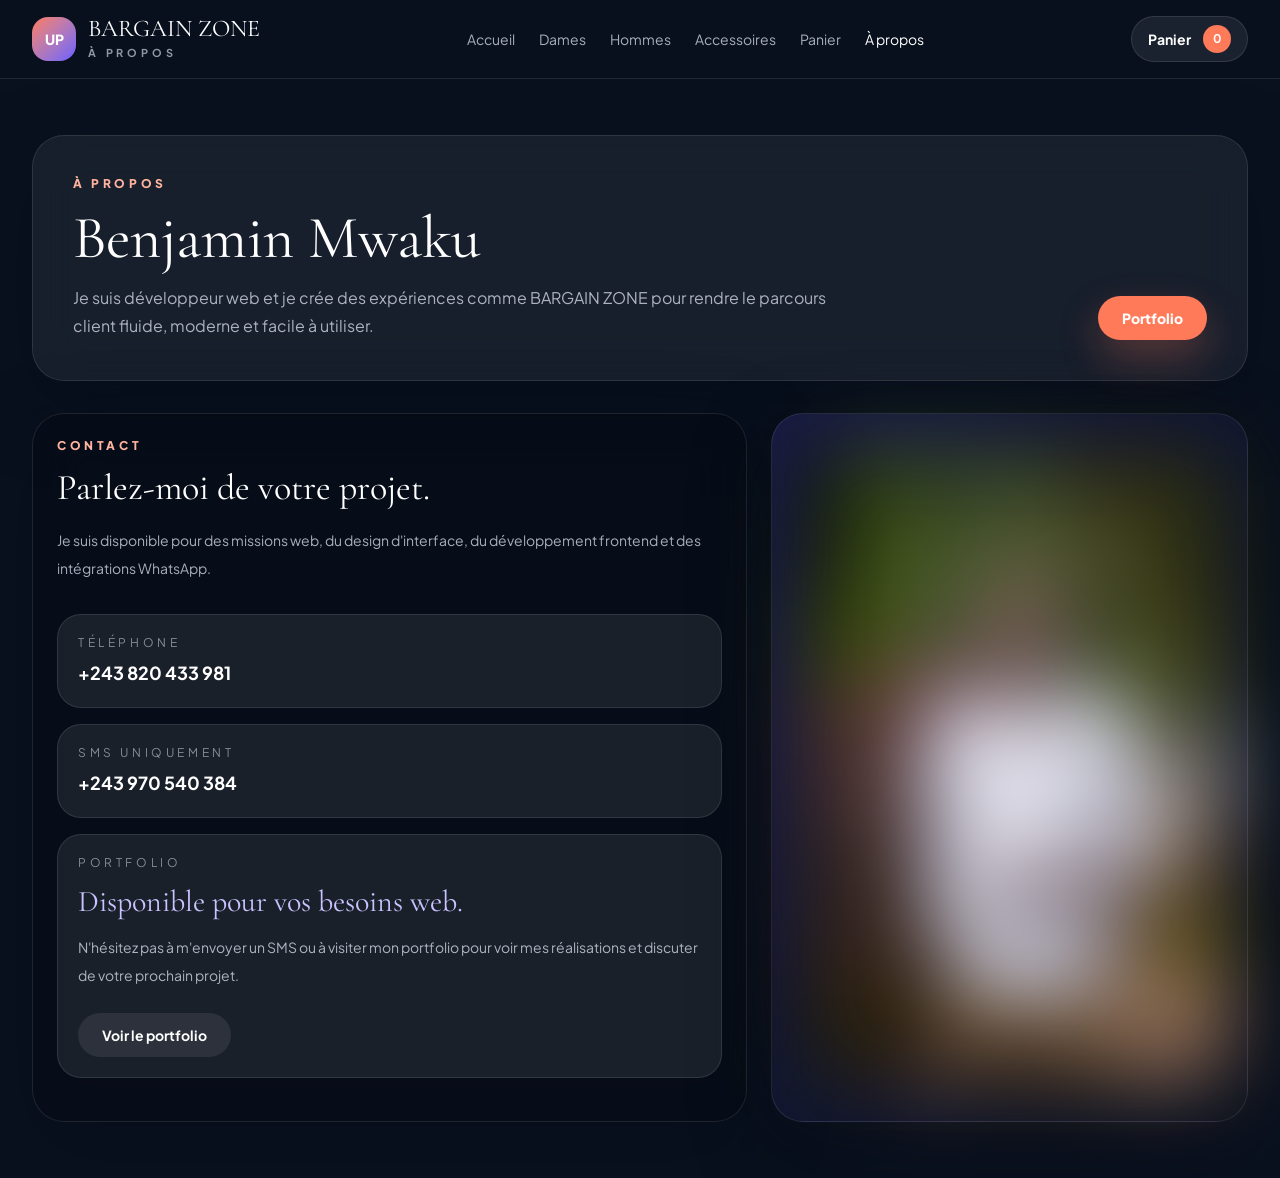
<file: About.html>
<!DOCTYPE html>
<html lang="fr">
<head>
  <meta charset="UTF-8">
  <meta name="viewport" content="width=device-width, initial-scale=1.0">
  <title>BZ | À propos</title>
  <meta name="description" content="BARGAIN ZONE, boutique mode pour dames et hommes avec envoi de commande sur WhatsApp.">
  <link rel="preconnect" href="https://fonts.googleapis.com">
  <link rel="preconnect" href="https://fonts.gstatic.com" crossorigin>
  <link href="https://fonts.googleapis.com/css2?family=Plus+Jakarta+Sans:wght@400;500;700;800&family=Cormorant+Garamond:wght@600;700&display=swap" rel="stylesheet">
  <link rel="stylesheet" href="src/output.css">
</head>
<body class="min-h-screen bg-ink text-paper antialiased">
  <header class="sticky top-0 z-40 border-b border-white/10 bg-ink/80 backdrop-blur-xl">
    <div class="mx-auto flex w-[min(100%-1.5rem,76rem)] items-center justify-between gap-4 py-4">
      <a href="index.html" class="flex items-center gap-3">
        <span class="grid h-11 w-11 place-items-center rounded-2xl bg-gradient-to-br from-coral to-violet text-sm font-extrabold text-white">UP</span>
        <span>
          <span class="block font-display text-2xl leading-none text-white">BARGAIN ZONE</span>
          <span class="mt-1 block text-[0.68rem] font-bold uppercase tracking-[0.35em] text-paper/60">À propos</span>
        </span>
      </a>

      <nav class="hidden items-center gap-6 text-sm text-paper/70 md:flex">
        <a class="transition hover:text-white" href="index.html">Accueil</a>
        <a class="transition hover:text-white" href="dames.html">Dames</a>
        <a class="transition hover:text-white" href="hommes.html">Hommes</a>
        <a class="transition hover:text-white" href="accessoires.html">Accessoires</a>
        <a class="transition hover:text-white" href="panier.html">Panier</a>
        <a class="text-white" href="About.html">À propos</a>
      </nav>
      <button
        type="button"
        data-mobile-menu-button
        aria-controls="mobile-menu"
        aria-expanded="false"
        aria-label="Ouvrir le menu"
        class="inline-flex h-11 w-11 items-center justify-center rounded-2xl border border-white/10 bg-slate-950 text-white transition hover:bg-slate-800 md:hidden"
      >
        <svg aria-hidden="true" width="20" height="20" viewBox="0 0 20 20" fill="none" xmlns="http://www.w3.org/2000/svg">
          <path d="M3 5H17" stroke="currentColor" stroke-width="2" stroke-linecap="round"/>
          <path d="M3 10H17" stroke="currentColor" stroke-width="2" stroke-linecap="round"/>
          <path d="M3 15H17" stroke="currentColor" stroke-width="2" stroke-linecap="round"/>
        </svg>
      </button>
      <a href="panier.html" class="hidden md:inline-flex items-center gap-3 rounded-full border border-white/10 bg-white/8 px-4 py-2 text-sm font-bold text-white">
        <span>Panier</span>
        <span data-cart-count class="grid min-h-7 min-w-7 place-items-center rounded-full bg-coral px-2 text-xs text-white">0</span>
      </a>
    </div>
    <nav id="mobile-menu" class="absolute inset-x-0 top-full z-30 hidden border-t border-white/10 bg-slate-950 px-4 py-4 backdrop-blur-xl md:hidden">
      <div class="flex flex-col gap-3">
        <a class="rounded-2xl border border-white/10 bg-slate-900/80 px-4 py-3 text-sm font-bold text-white transition hover:bg-slate-800/80" href="index.html">Accueil</a>
        <a class="rounded-2xl border border-white/10 bg-slate-900/80 px-4 py-3 text-sm font-bold text-white transition hover:bg-slate-800/80" href="dames.html">Dames</a>
        <a class="rounded-2xl border border-white/10 bg-slate-900/80 px-4 py-3 text-sm font-bold text-white transition hover:bg-slate-800/80" href="hommes.html">Hommes</a>
        <a class="rounded-2xl border border-white/10 bg-slate-900/80 px-4 py-3 text-sm font-bold text-white transition hover:bg-slate-800/80" href="accessoires.html">Accessoires</a>
        <a class="flex items-center justify-between rounded-2xl border border-white/10 bg-slate-900/80 px-4 py-3 text-sm font-bold text-white transition hover:bg-slate-800/80" href="panier.html">
          <span>Panier</span>
          <span data-cart-count class="grid min-h-7 min-w-7 place-items-center rounded-full bg-coral px-2 text-xs text-white">0</span>
        </a>
        <a class="rounded-2xl border border-white/10 bg-slate-900/80 px-4 py-3 text-sm font-bold text-white transition hover:bg-slate-800/80" href="About.html">À propos</a>
      </div>
    </nav>
  </header>

  <main class="mx-auto w-[min(100%-1.5rem,76rem)] py-8 md:py-14">
    <section class="rounded-[2rem] border border-white/10 bg-white/6 p-6 shadow-panel backdrop-blur-xl md:p-10">
      <p class="text-xs font-extrabold uppercase tracking-[0.3em] text-coral-soft">à propos</p>
      <div class="mt-4 flex flex-col gap-5 md:flex-row md:items-end md:justify-between">
        <div>
          <h1 class="font-display text-5xl leading-none text-white md:text-6xl">Benjamin Mwaku</h1>
          <p class="mt-4 max-w-3xl text-sm leading-7 text-paper/70 md:text-base">Je suis développeur web et je crée des expériences comme BARGAIN ZONE pour rendre le parcours client fluide, moderne et facile à utiliser.</p>
        </div>
        <a href="https://ben20060714.github.io/Benjamin-Mwaku/" target="_blank" rel="noopener noreferrer" class="inline-flex rounded-full bg-coral px-6 py-3 text-sm font-extrabold text-white shadow-[0_18px_40px_rgba(255,122,89,0.28)] transition hover:-translate-y-0.5 hover:bg-coral-strong">Portfolio</a>
      </div>
    </section>

    <section class="mt-8 grid gap-6 lg:grid-cols-[1.2fr_0.8fr]">
      <article class="rounded-[2rem] border border-white/10 bg-black/20 p-6 shadow-panel backdrop-blur-xl">
        <p class="text-xs font-extrabold uppercase tracking-[0.3em] text-coral-soft">contact</p>
        <h2 class="mt-4 font-display text-4xl leading-none text-white">Parlez-moi de votre projet.</h2>
        <p class="mt-5 text-sm leading-7 text-paper/70">Je suis disponible pour des missions web, du design d'interface, du développement frontend et des intégrations WhatsApp.</p>
        <div class="mt-8 space-y-4 text-sm text-paper/70">
          <div class="rounded-3xl border border-white/10 bg-white/8 p-5">
            <p class="text-xs uppercase tracking-[0.3em] text-paper/50">Téléphone</p>
            <p class="mt-2 text-lg font-bold text-white">+243 820 433 981</p>
          </div>
          <div class="rounded-3xl border border-white/10 bg-white/8 p-5">
            <p class="text-xs uppercase tracking-[0.3em] text-paper/50">SMS uniquement</p>
            <p class="mt-2 text-lg font-bold text-white">+243 970 540 384</p>
          </div>
          <div class="rounded-3xl border border-white/10 bg-white/8 p-5">
            <p class="text-xs uppercase tracking-[0.3em] text-paper/50">Portfolio</p>
            <!-- <a href="https://ben20060714.github.io/Benjamin-Mwaku/" target="_blank" rel="noopener noreferrer" class="mt-2 inline-block text-lg font-bold text-coral transition hover:text-white">ben20060714.github.io/Benjamin-Mwaku/</a> -->
            <!-- <p class="text-xs font-extrabold uppercase tracking-[0.3em] text-violet-soft">message rapide</p> -->
            <h3 class="mt-4 font-display text-3xl leading-none text-violet-soft">Disponible pour vos besoins web.</h3>
            <p class="mt-4 text-sm leading-7 text-paper/70">N'hésitez pas à m'envoyer un SMS ou à visiter mon portfolio pour voir mes réalisations et discuter de votre prochain projet.</p>
            <a href="https://ben20060714.github.io/Benjamin-Mwaku/" target="_blank" rel="noopener noreferrer" class="mt-6 inline-flex rounded-full bg-white/8 px-6 py-3 text-sm font-bold text-white transition hover:-translate-y-0.5 hover:bg-coral-soft">Voir le portfolio</a>
        </div>
      </article>

      <aside class="rounded-[2rem] border border-white/10 bg-gradient-to-br from-violet/18 to-transparent p-6 shadow-panel backdrop-blur-xl">        
        <img src="img/me/me.JPG" alt="Mon profil" class="w-auto filter blur-2xl m-2.5 rounded-4xl">
      </aside>
    </section>
  </main>

  <script src="src/app.js"></script>
</body>
</html>
</file>
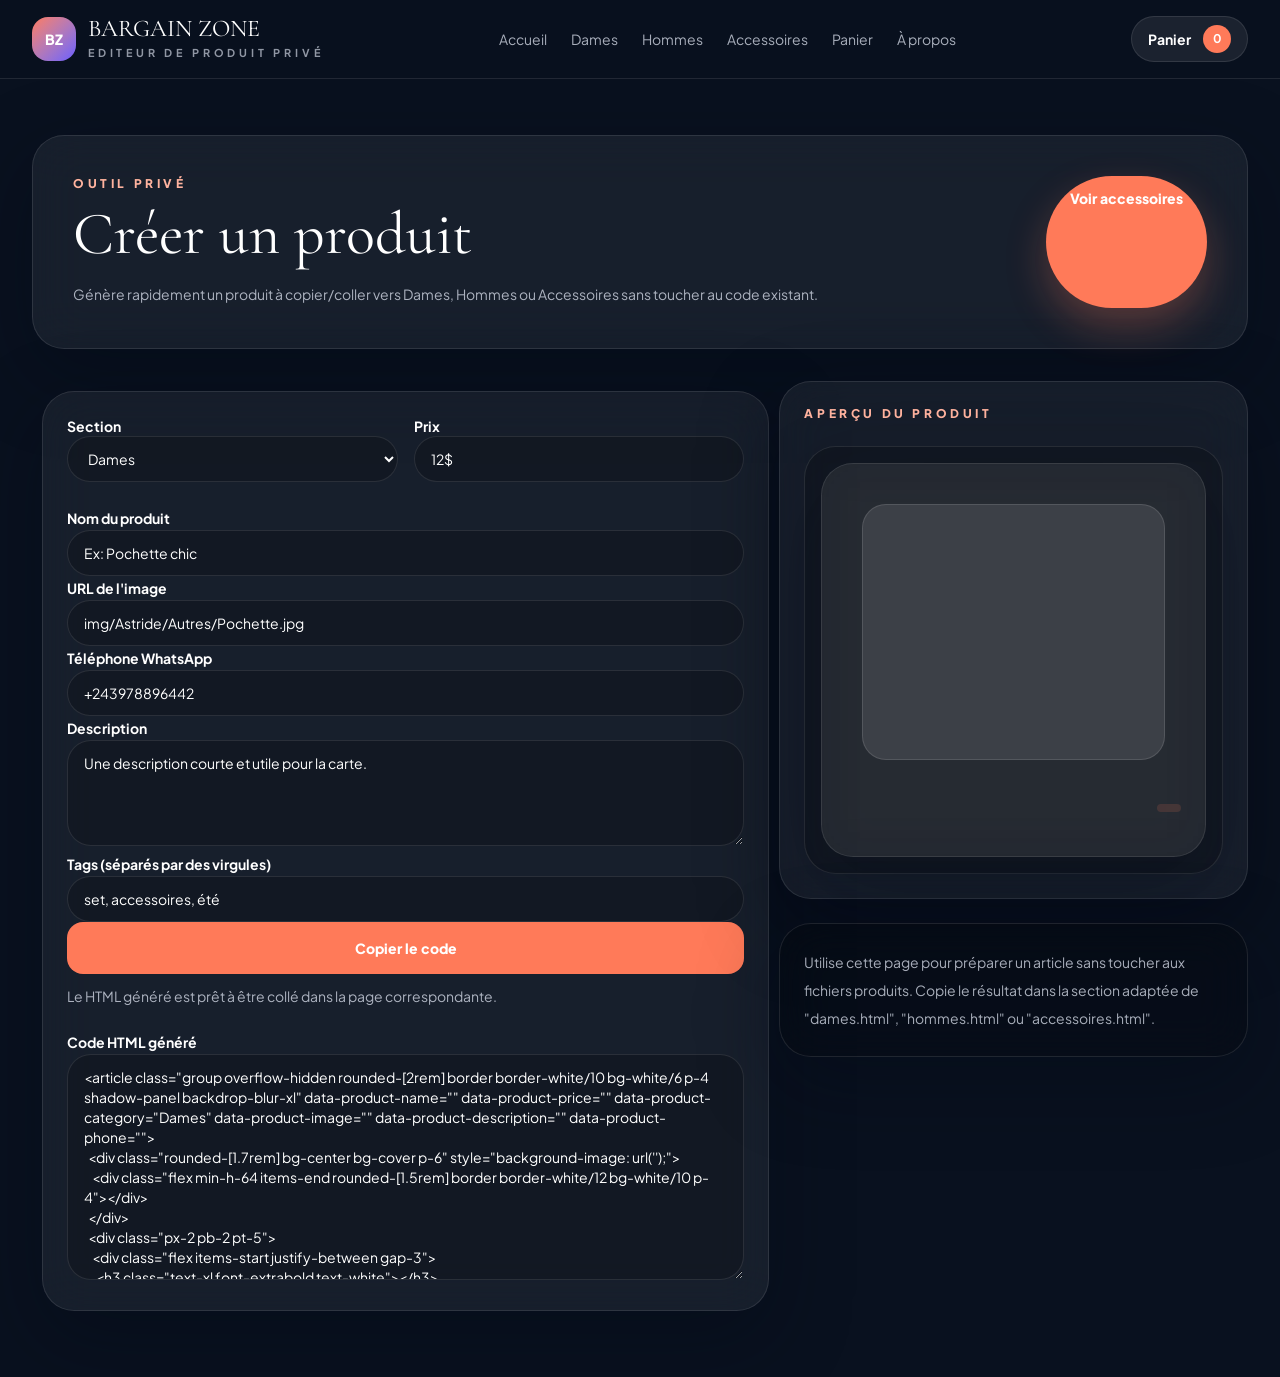
<file: admin.html>
<!DOCTYPE html>
<html lang="fr">
<head>
  <meta charset="UTF-8">
  <meta name="viewport" content="width=device-width, initial-scale=1.0">
  <title>BZ | Créateur de produit</title>
  <link rel="preconnect" href="https://fonts.googleapis.com">
  <link rel="preconnect" href="https://fonts.gstatic.com" crossorigin>
  <link href="https://fonts.googleapis.com/css2?family=Plus+Jakarta+Sans:wght@400;500;700;800&family=Cormorant+Garamond:wght@600;700&display=swap" rel="stylesheet">
  <link rel="stylesheet" href="src/output.css">
</head>
<body class="min-h-screen bg-ink text-paper antialiased">
  <header class="sticky top-0 z-40 border-b border-white/10 bg-ink/80 backdrop-blur-xl">
    <div class="mx-auto flex w-[min(100%-1.5rem,76rem)] items-center justify-between gap-4 py-4">
      <a href="index.html" class="flex items-center gap-3">
        <span class="grid h-11 w-11 place-items-center rounded-2xl bg-gradient-to-br from-coral to-violet text-sm font-extrabold text-white">BZ</span>
        <span>
          <span class="block font-display text-2xl leading-none text-white">BARGAIN ZONE</span>
          <span class="mt-1 block text-[0.68rem] font-bold uppercase tracking-[0.35em] text-paper/60">Editeur de produit privé</span>
        </span>
      </a>
      <nav class="hidden items-center gap-6 text-sm text-paper/70 md:flex">
        <a class="transition hover:text-white" href="index.html">Accueil</a>
        <a class="transition hover:text-white" href="dames.html">Dames</a>
        <a class="transition hover:text-white" href="hommes.html">Hommes</a>
        <a class="transition hover:text-white" href="accessoires.html">Accessoires</a>
        <a class="transition hover:text-white" href="panier.html">Panier</a>
        <a href="About.html" class="transition hover:text-white">À propos</a>
      </nav>
      <button
        type="button"
        data-mobile-menu-button
        aria-controls="mobile-menu"
        aria-expanded="false"
        aria-label="Ouvrir le menu"
        class="inline-flex h-11 w-11 items-center justify-center rounded-2xl border border-white/10 bg-slate-950 text-white transition hover:bg-slate-800 md:hidden"
      >
        <svg aria-hidden="true" width="20" height="20" viewBox="0 0 20 20" fill="none" xmlns="http://www.w3.org/2000/svg">
          <path d="M3 5H17" stroke="currentColor" stroke-width="2" stroke-linecap="round"/>
          <path d="M3 10H17" stroke="currentColor" stroke-width="2" stroke-linecap="round"/>
          <path d="M3 15H17" stroke="currentColor" stroke-width="2" stroke-linecap="round"/>
        </svg>
      </button>
      <a href="panier.html" class="hidden md:inline-flex items-center gap-3 rounded-full border border-white/10 bg-white/8 px-4 py-2 text-sm font-bold text-white">
        <span>Panier</span>
        <span data-cart-count class="grid min-h-7 min-w-7 place-items-center rounded-full bg-coral px-2 text-xs text-white">0</span>
      </a>
    </div>
    <nav id="mobile-menu" class="absolute inset-x-0 top-full z-30 hidden border-t border-white/10 bg-slate-950 px-4 py-4 backdrop-blur-xl md:hidden">
      <div class="flex flex-col gap-3">
        <a class="rounded-2xl border border-white/10 bg-slate-900/80 px-4 py-3 text-sm font-bold text-white transition hover:bg-slate-800/80" href="index.html">Accueil</a>
        <a class="rounded-2xl border border-white/10 bg-slate-900/80 px-4 py-3 text-sm font-bold text-white transition hover:bg-slate-800/80" href="dames.html">Dames</a>
        <a class="rounded-2xl border border-white/10 bg-slate-900/80 px-4 py-3 text-sm font-bold text-white transition hover:bg-slate-800/80" href="hommes.html">Hommes</a>
        <a class="rounded-2xl border border-white/10 bg-slate-900/80 px-4 py-3 text-sm font-bold text-white transition hover:bg-slate-800/80" href="accessoires.html">Accessoires</a>
        <a class="flex items-center justify-between rounded-2xl border border-white/10 bg-slate-900/80 px-4 py-3 text-sm font-bold text-white transition hover:bg-slate-800/80" href="panier.html">
          <span>Panier</span>
          <span data-cart-count class="grid min-h-7 min-w-7 place-items-center rounded-full bg-coral px-2 text-xs text-white">0</span>
        </a>
        <a class="rounded-2xl border border-white/10 bg-slate-900/80 px-4 py-3 text-sm font-bold text-white transition hover:bg-slate-800/80" href="About.html">À propos</a>
      </div>
    </nav>
  </header>

  <main class="mx-auto w-[min(100%-1.5rem,76rem)] py-8 md:py-14">
    <section class="rounded-[2rem] border border-white/10 bg-white/6 p-6 shadow-panel backdrop-blur-xl md:p-10">
      <div class="flex flex-col gap-4 md:flex-row md:items-center md:justify-between">
        <div>
          <p class="text-xs font-extrabold uppercase tracking-[0.3em] text-coral-soft">outil privé</p>
          <h1 class="mt-3 font-display text-5xl leading-none text-white md:text-6xl">Créer un produit</h1>
          <p class="mt-4 max-w-3xl text-sm leading-7 text-paper/70">Génère rapidement un produit à copier/coller vers Dames, Hommes ou Accessoires sans toucher au code existant.</p>
        </div>
        <a href="accessoires.html" class="inline-flex rounded-full bg-coral px-6 py-3 text-sm font-extrabold text-white shadow-[0_18px_40px_rgba(255,122,89,0.28)] transition hover:-translate-y-0.5 hover:bg-coral-strong">Voir accessoires</a>
      </div>
    </section>

    <section class="mt-8 flex gap-10 lg:grid-cols-[1.2fr_0.8fr]">
      <form id="product-generator-form" class="m-2.5 rounded-[2rem] border border-white/10 bg-white/6 p-6 shadow-panel backdrop-blur-xl space-y-6">
        <div class="grid gap-4 md:grid-cols-2">
          <label class="space-y-2 text-sm text-paper/70">
            <span class="font-bold text-white">Section</span>
            <select id="product-category" class="w-full rounded-3xl border border-white/10 bg-black/20 px-4 py-3 text-sm text-white outline-none focus:border-coral focus:ring-2 focus:ring-coral/20">
              <option value="Dames">Dames</option>
              <option value="Hommes">Hommes</option>
              <option value="Accessoires">Accessoires</option>
            </select>
          </label>
          <label class="space-y-2 text-sm text-paper/70">
            <span class="font-bold text-white">Prix</span>
            <input id="product-price" type="text" placeholder="12$" class="w-full rounded-3xl border border-white/10 bg-black/20 px-4 py-3 text-sm text-white outline-none focus:border-coral focus:ring-2 focus:ring-coral/20" />
          </label>
        </div>

        <label class="space-y-2 text-sm text-paper/70">
          <span class="font-bold text-white">Nom du produit</span>
          <input id="product-name" type="text" placeholder="Ex: Pochette chic" class="w-full rounded-3xl border border-white/10 bg-black/20 px-4 py-3 text-sm text-white outline-none focus:border-coral focus:ring-2 focus:ring-coral/20" />
        </label>

        <label class="space-y-2 text-sm text-paper/70">
          <span class="font-bold text-white">URL de l'image</span>
          <input id="product-image" type="text" placeholder="img/Astride/Autres/Pochette.jpg" class="w-full rounded-3xl border border-white/10 bg-black/20 px-4 py-3 text-sm text-white outline-none focus:border-coral focus:ring-2 focus:ring-coral/20" />
        </label>

        <label class="space-y-2 text-sm text-paper/70">
          <span class="font-bold text-white">Téléphone WhatsApp</span>
          <input id="product-phone" type="text" placeholder="+243978896442" class="w-full rounded-3xl border border-white/10 bg-black/20 px-4 py-3 text-sm text-white outline-none focus:border-coral focus:ring-2 focus:ring-coral/20" />
        </label>

        <label class="space-y-2 text-sm text-paper/70">
          <span class="font-bold text-white">Description</span>
          <textarea id="product-description" rows="4" placeholder="Une description courte et utile pour la carte." class="w-full rounded-3xl border border-white/10 bg-black/20 px-4 py-3 text-sm text-white outline-none focus:border-coral focus:ring-2 focus:ring-coral/20"></textarea>
        </label>

        <label class="space-y-2 text-sm text-paper/70">
          <span class="font-bold text-white">Tags (séparés par des virgules)</span>
          <input id="product-tags" type="text" placeholder="set, accessoires, été" class="w-full rounded-3xl border border-white/10 bg-black/20 px-4 py-3 text-sm text-white outline-none focus:border-coral focus:ring-2 focus:ring-coral/20" />
        </label>

        <div class="flex flex-col gap-3 sm:flex-row sm:items-center">
          <button type="button" id="copy-snippet" class="inline-flex items-center justify-center rounded-2xl bg-coral px-5 py-4 text-sm font-extrabold text-white transition hover:-translate-y-0.5 hover:bg-coral-strong">Copier le code</button>
          <p class="text-sm text-paper/70">Le HTML généré est prêt à être collé dans la page correspondante.</p>
        </div>

        <div>
          <label class="space-y-2 text-sm text-paper/70">
            <span class="font-bold text-white">Code HTML généré</span>
            <textarea id="generated-html" rows="10" class="w-full rounded-3xl border border-white/10 bg-black/20 px-4 py-3 text-sm text-white outline-none" readonly></textarea>
          </label>
        </div>
      </form>

      <div class="space-y-6">
        <div class="rounded-[2rem] border border-white/10 bg-white/6 p-6 shadow-panel backdrop-blur-xl">
          <p class="text-xs font-extrabold uppercase tracking-[0.3em] text-coral-soft">Aperçu du produit</p>
          <div id="product-preview" class="mt-6 rounded-[2rem] border border-white/10 bg-black/20 p-4"></div>
        </div>
        <div class="rounded-[2rem] border border-white/10 bg-black/20 p-6 shadow-panel backdrop-blur-xl">
          <p class="text-sm leading-7 text-paper/70">Utilise cette page pour préparer un article sans toucher aux fichiers produits. Copie le résultat dans la section adaptée de "dames.html", "hommes.html" ou "accessoires.html".</p>
        </div>
      </div>
    </section>
  </main>

  <script>
    const escapeHtml = (value) => String(value ?? "").replace(/&/g, '&amp;').replace(/</g, '&lt;').replace(/>/g, '&gt;').replace(/"/g, '&quot;').replace(/'/g, '&#39;');

    const formElements = {
      category: document.getElementById('product-category'),
      name: document.getElementById('product-name'),
      price: document.getElementById('product-price'),
      image: document.getElementById('product-image'),
      phone: document.getElementById('product-phone'),
      description: document.getElementById('product-description'),
      tags: document.getElementById('product-tags')
    };

    const preview = document.getElementById('product-preview');
    const generated = document.getElementById('generated-html');
    const copyButton = document.getElementById('copy-snippet');

    const buildCardHtml = ({ category, name, price, image, phone, description, tags }) => {
      const safeName = escapeHtml(name);
      const safePrice = escapeHtml(price);
      const safeCategory = escapeHtml(category);
      const safeImage = escapeHtml(image);
      const safePhone = escapeHtml(phone);
      const safeDescription = escapeHtml(description);
      const safeTags = tags.filter(Boolean).map((tag) => `<span class="rounded-full border border-white/10 px-3 py-2 text-xs font-bold text-paper/70">${escapeHtml(tag.trim())}</span>`).join('');

      return `<article class="group overflow-hidden rounded-[2rem] border border-white/10 bg-white/6 p-4 shadow-panel backdrop-blur-xl" data-product-name="${safeName}" data-product-price="${safePrice}" data-product-category="${safeCategory}" data-product-image="${safeImage}" data-product-description="${safeDescription}" data-product-phone="${safePhone}">\n  <div class="rounded-[1.7rem] bg-center bg-cover p-6" style="background-image: url('${safeImage}');">\n    <div class="flex min-h-64 items-end rounded-[1.5rem] border border-white/12 bg-white/10 p-4"></div>\n  </div>\n  <div class="px-2 pb-2 pt-5">\n    <div class="flex items-start justify-between gap-3">\n      <h3 class="text-xl font-extrabold text-white">${safeName}</h3>\n      <span class="rounded-full bg-coral/14 px-3 py-1 text-sm font-extrabold text-coral-soft">${safePrice}</span>\n    </div>\n    <p class="mt-4 text-sm leading-7 text-paper/68">${safeDescription}</p>\n    <div class="mt-5 flex flex-wrap gap-2 text-xs font-bold text-paper/70">${safeTags}</div>\n    <div class="mt-6 flex flex-wrap justify-center gap-3">\n      <button data-order-now class="rounded-2xl bg-green-600 px-4 py-3 text-sm font-extrabold text-white transition hover:-translate-y-0.5 hover:bg-green-500">Commander</button>\n      <button data-add-to-cart class="rounded-2xl border border-white/12 bg-white/8 px-4 py-3 text-sm font-bold text-white transition hover:-translate-y-0.5 hover:bg-white/12">Ajouter au panier</button>\n    </div>\n  </div>\n</article>`;
    };

    const renderPreview = ({ category, name, price, image, description, tags }) => {
      const tagSpans = tags.filter(Boolean).map(tag => `<span class="rounded-full border border-white/10 px-3 py-2 text-xs font-bold text-paper/70">${escapeHtml(tag.trim())}</span>`).join('');
      preview.innerHTML = `
        <article class="group overflow-hidden rounded-[2rem] border border-white/10 bg-white/6 p-4 shadow-panel backdrop-blur-xl">
          <div class="rounded-[1.7rem] bg-center bg-cover p-6" style="background-image: url('${escapeHtml(image)}');">
            <div class="flex min-h-64 items-end rounded-[1.5rem] border border-white/12 bg-white/10 p-4"></div>
          </div>
          <div class="px-2 pb-2 pt-5">
            <div class="flex items-start justify-between gap-3">
              <h3 class="text-xl font-extrabold text-white">${escapeHtml(name)}</h3>
              <span class="rounded-full bg-coral/14 px-3 py-1 text-sm font-extrabold text-coral-soft">${escapeHtml(price)}</span>
            </div>
            <p class="mt-4 text-sm leading-7 text-paper/68">${escapeHtml(description)}</p>
            <div class="mt-5 flex flex-wrap gap-2 text-xs font-bold text-paper/70">${tagSpans}</div>
          </div>
        </article>`;
    };

    const updateGenerated = () => {
      const values = {
        category: formElements.category.value,
        name: formElements.name.value,
        price: formElements.price.value,
        image: formElements.image.value,
        phone: formElements.phone.value,
        description: formElements.description.value,
        tags: formElements.tags.value.split(',').map((tag) => tag.trim()).filter(Boolean)
      };

      generated.value = buildCardHtml(values);
      renderPreview(values);
    };

    Object.values(formElements).forEach((element) => {
      element.addEventListener('input', updateGenerated);
    });

    copyButton.addEventListener('click', () => {
      generated.select();
      document.execCommand('copy');
      copyButton.textContent = 'Copié !';
      setTimeout(() => { copyButton.textContent = 'Copier le code'; }, 1200);
    });

    updateGenerated();
  </script>
</body>
</html>
</file>
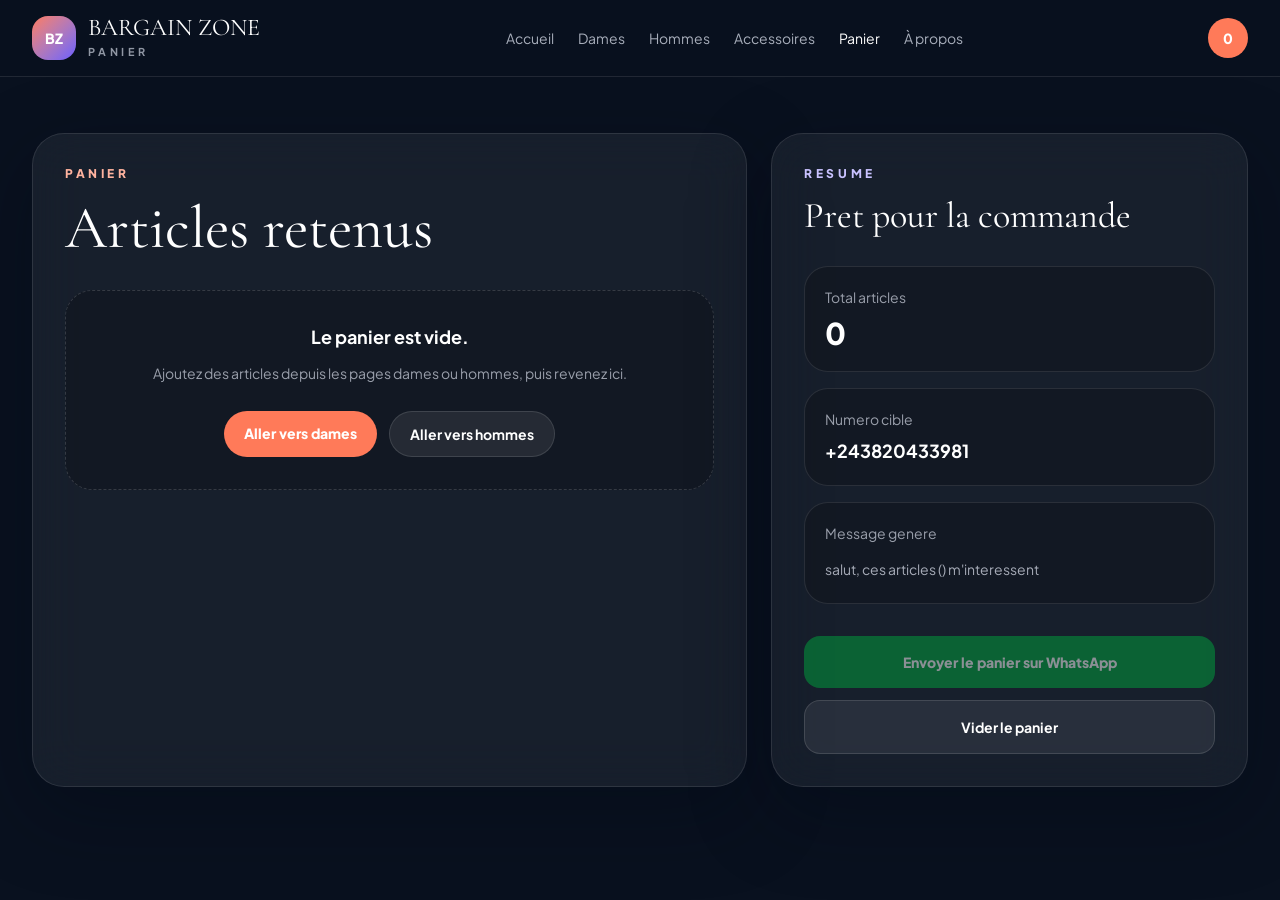
<file: panier.html>
<!DOCTYPE html>
<html lang="fr">
<head>
  <meta charset="UTF-8">
  <meta name="viewport" content="width=device-width, initial-scale=1.0">
  <title>BZ | Panier</title>
  <link rel="preconnect" href="https://fonts.googleapis.com">
  <link rel="preconnect" href="https://fonts.gstatic.com" crossorigin>
  <link href="https://fonts.googleapis.com/css2?family=Plus+Jakarta+Sans:wght@400;500;700;800&family=Cormorant+Garamond:wght@600;700&display=swap" rel="stylesheet">
  <link rel="stylesheet" href="src/output.css">
</head>
<body class="min-h-screen bg-ink text-paper antialiased">
  <header class="sticky top-0 z-40 border-b border-white/10 bg-ink/80 backdrop-blur-xl">
    <div class="mx-auto flex w-[min(100%-1.5rem,76rem)] items-center justify-between gap-4 py-4">
      <a href="index.html" class="flex items-center gap-3">
        <span class="grid h-11 w-11 place-items-center rounded-2xl bg-gradient-to-br from-coral to-violet text-sm font-extrabold text-white">BZ</span>
        <span>
          <span class="block font-display text-2xl leading-none text-white">BARGAIN ZONE</span>
          <span class="mt-1 block text-[0.68rem] font-bold uppercase tracking-[0.35em] text-paper/60">Panier</span>
        </span>
      </a>
      <nav class="hidden items-center gap-6 text-sm text-paper/70 md:flex">
        <a class="transition hover:text-white" href="index.html">Accueil</a>
        <a class="transition hover:text-white" href="dames.html">Dames</a>
        <a class="transition hover:text-white" href="hommes.html">Hommes</a>
        <a class="transition hover:text-white" href="accessoires.html">Accessoires</a>
        <a class="text-white" href="panier.html">Panier</a>
        <a href="About.html" class="transition hover:text-white">À propos</a>
      </nav>
      <button
        type="button"
        data-mobile-menu-button
        aria-controls="mobile-menu"
        aria-expanded="false"
        aria-label="Ouvrir le menu"
        class="inline-flex h-11 w-11 items-center justify-center rounded-2xl border border-white/10 bg-slate-950 text-white transition hover:bg-slate-800 md:hidden"
      >
        <svg aria-hidden="true" width="20" height="20" viewBox="0 0 20 20" fill="none" xmlns="http://www.w3.org/2000/svg">
          <path d="M3 5H17" stroke="currentColor" stroke-width="2" stroke-linecap="round"/>
          <path d="M3 10H17" stroke="currentColor" stroke-width="2" stroke-linecap="round"/>
          <path d="M3 15H17" stroke="currentColor" stroke-width="2" stroke-linecap="round"/>
        </svg>
      </button>
      <span data-cart-count class="hidden md:grid min-h-10 min-w-10 place-items-center rounded-full bg-coral px-3 text-sm font-extrabold text-white">0</span>
    </div>
    <nav id="mobile-menu" class="absolute inset-x-0 top-full z-30 hidden border-t border-white/10 bg-slate-950 px-4 py-4 backdrop-blur-xl md:hidden">
      <div class="flex flex-col gap-3">
        <a class="rounded-2xl border border-white/10 bg-slate-900/80 px-4 py-3 text-sm font-bold text-white transition hover:bg-slate-800/80" href="index.html">Accueil</a>
        <a class="rounded-2xl border border-white/10 bg-slate-900/80 px-4 py-3 text-sm font-bold text-white transition hover:bg-slate-800/80" href="dames.html">Dames</a>
        <a class="rounded-2xl border border-white/10 bg-slate-900/80 px-4 py-3 text-sm font-bold text-white transition hover:bg-slate-800/80" href="hommes.html">Hommes</a>
        <a class="rounded-2xl border border-white/10 bg-slate-900/80 px-4 py-3 text-sm font-bold text-white transition hover:bg-slate-800/80" href="accessoires.html">Accessoires</a>
        <a class="flex items-center justify-between rounded-2xl border border-white/10 bg-slate-900/80 px-4 py-3 text-sm font-bold text-white transition hover:bg-slate-800/80" href="panier.html">
          <span>Panier</span>
          <span data-cart-count class="grid min-h-7 min-w-7 place-items-center rounded-full bg-coral px-2 text-xs text-white">0</span>
        </a>
        <a class="rounded-2xl border border-white/10 bg-slate-900/80 px-4 py-3 text-sm font-bold text-white transition hover:bg-slate-800/80" href="About.html">À propos</a>
      </div>
    </nav>
  </header>

  <main class="mx-auto w-[min(100%-1.5rem,76rem)] py-8 md:py-14">
    <section class="grid gap-6 lg:grid-cols-[1.2fr_0.8fr]">
      <div class="rounded-[2rem] border border-white/10 bg-white/6 p-6 shadow-panel backdrop-blur-xl md:p-8">
        <p class="text-xs font-extrabold uppercase tracking-[0.3em] text-coral-soft">panier</p>
        <h1 class="mt-4 font-display text-5xl leading-none text-white md:text-6xl">Articles retenus</h1>
        <!-- <p class="mt-4 max-w-2xl text-sm leading-7 text-paper/70 md:text-base">Le panier recupere vos selections depuis toutes les pages et prepare le message WhatsApp final.</p> -->

        <div id="cart-empty-state" class="mt-8 rounded-[1.7rem] border border-dashed border-white/15 bg-black/20 p-8 text-center">
          <p class="text-lg font-bold text-white">Le panier est vide.</p>
          <p class="mt-2 text-sm leading-7 text-paper/62">Ajoutez des articles depuis les pages dames ou hommes, puis revenez ici.</p>
          <div class="mt-6 flex flex-wrap justify-center gap-3">
            <a href="dames.html" class="rounded-full bg-coral px-5 py-3 text-sm font-extrabold text-white">Aller vers dames</a>
            <a href="hommes.html" class="rounded-full border border-white/12 bg-white/8 px-5 py-3 text-sm font-bold text-white">Aller vers hommes</a>
          </div>
        </div>

        <div id="cart-items" class="mt-8 grid gap-4"></div>
      </div>

      <aside class="rounded-[2rem] sticky border border-white/10 bg-white/6 p-6 shadow-panel backdrop-blur-xl md:p-8">
        <p class="text-xs font-extrabold uppercase tracking-[0.3em] text-violet-soft">resume</p>
        <h2 class="mt-4 font-display text-4xl leading-none text-white">Pret pour la commande</h2>
        <div class="mt-8 space-y-4">
          <div class="rounded-3xl border border-white/10 bg-black/20 p-5">
            <p class="text-sm text-paper/62">Total articles</p>
            <p id="cart-total-items" class="mt-2 text-3xl font-extrabold text-white">0</p>
          </div>
          <div class="rounded-3xl border border-white/10 bg-black/20 p-5">
            <p class="text-sm text-paper/62">Numero cible</p>
            <p class="mt-2 text-lg font-bold text-white">+243820433981</p>
          </div>
          <div class="rounded-3xl border border-white/10 bg-black/20 p-5">
            <p class="text-sm text-paper/62">Message genere</p>
            <p id="cart-message-preview" class="mt-3 text-sm leading-7 text-paper/68">salut, ces articles ()  m'interessent</p>
          </div>
        </div>

        <div class="mt-8 grid gap-3">
          <button id="send-cart-whatsapp" class="rounded-2xl bg-green-600 px-5 py-4 text-sm font-extrabold text-white transition hover:-translate-y-0.5 hover:bg-green-500">Envoyer le panier sur WhatsApp</button>
          <button id="clear-cart" class="rounded-2xl border border-white/12 bg-white/8 px-5 py-4 text-sm font-bold text-white transition hover:-translate-y-0.5 hover:bg-white/12">Vider le panier</button>
        </div>
      </aside>
    </section>
  </main>

  <script src="src/app.js"></script>
</body>
</html>
</file>
